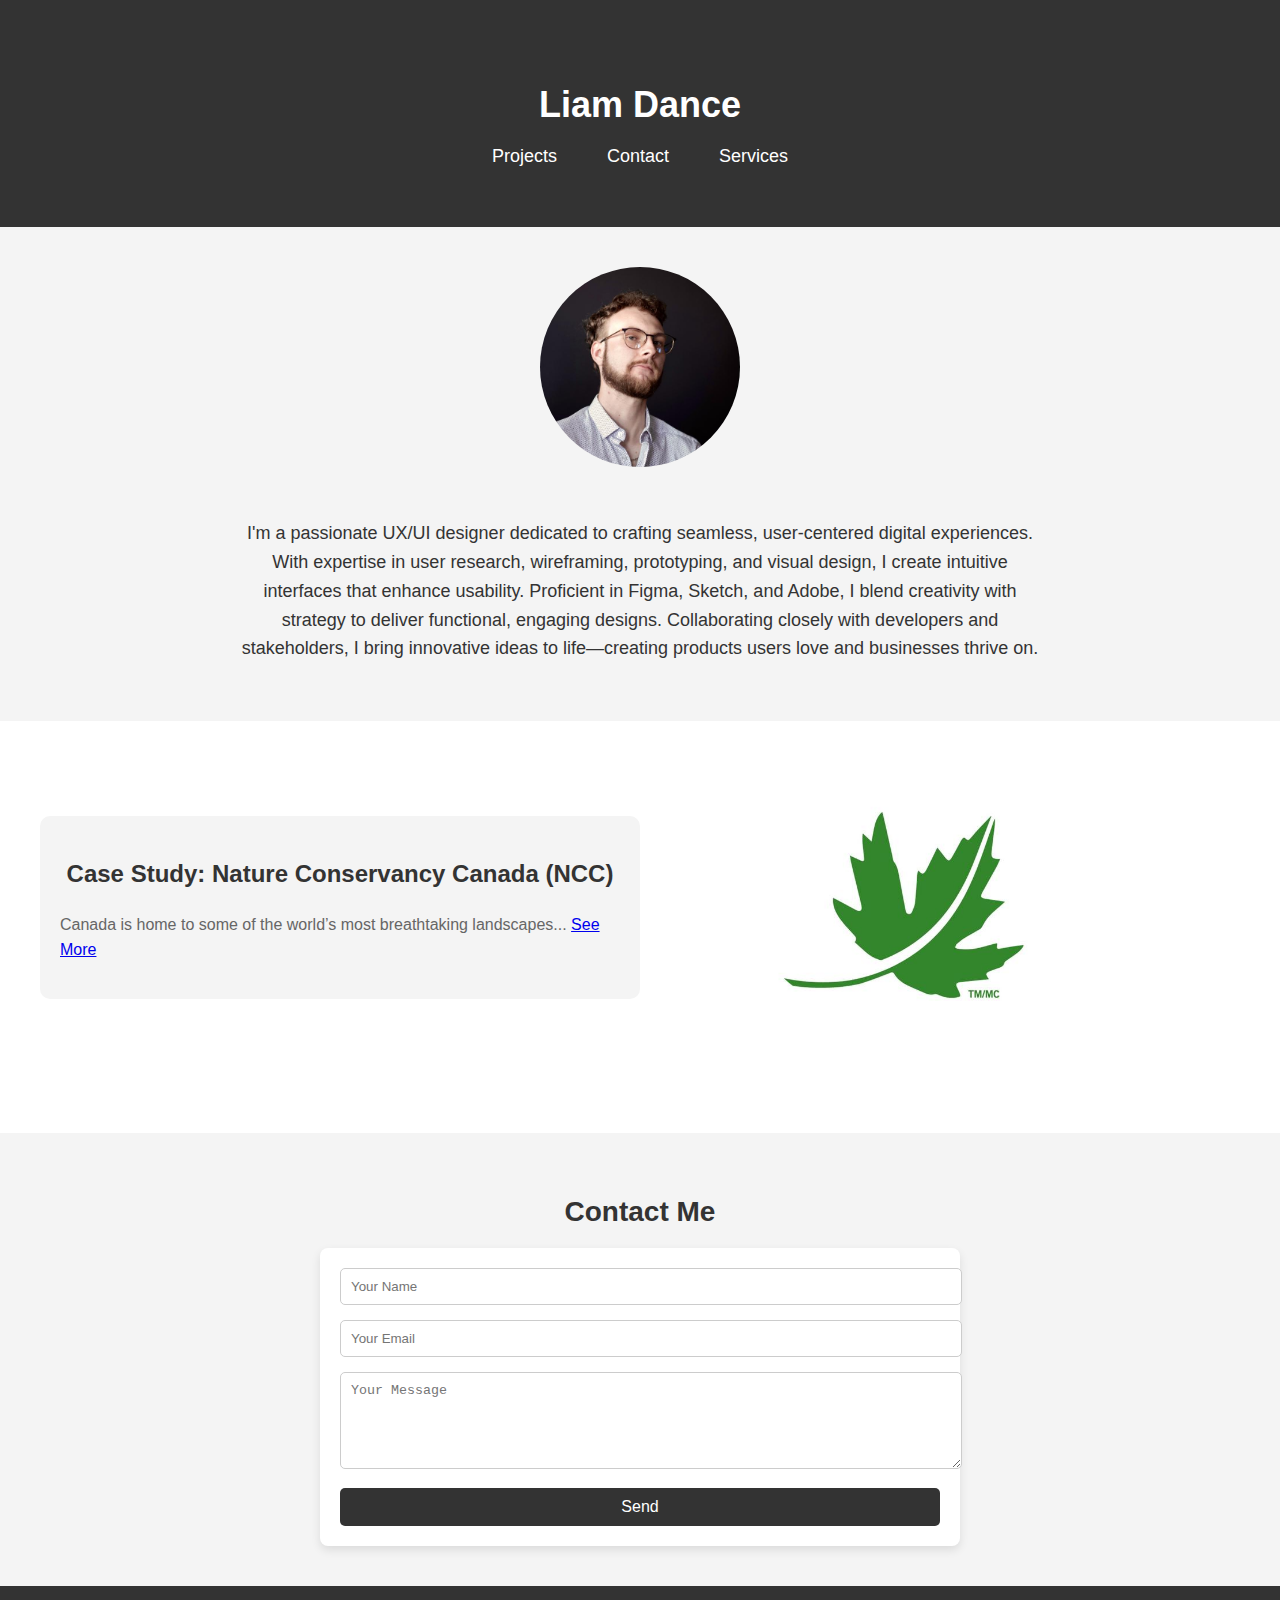
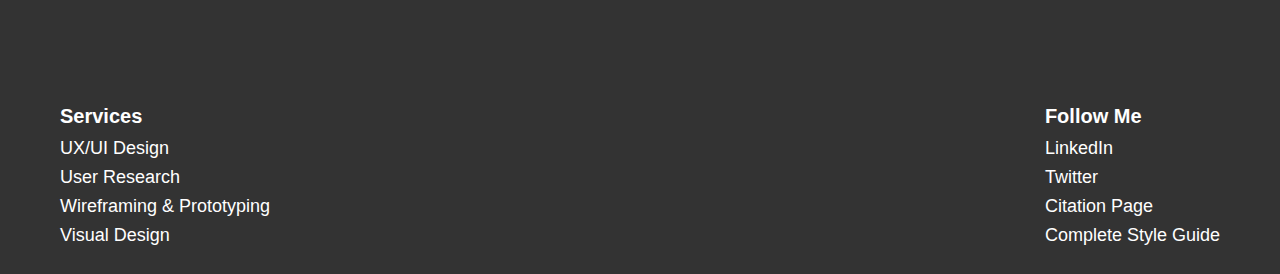
<file: index.html>
<!DOCTYPE html>
<html lang="en">
<head>
    <meta charset="UTF-8">
    <meta name="viewport" content="width=device-width, initial-scale=1.0">
    <title>Liam Dance - UX/UI Designer</title>
    <link rel="stylesheet" href="css.css/main.css">
</head>
<body>

<header>
    <h1>Liam Dance</h1>
    <nav>
        <a href="#projects">Projects</a>
        <a href="#contact">Contact</a>
        <a href="#services">Services</a>
    </nav>
</header>

<section class="bio-section">
    <img src="images.html/compressed_image.jpg" alt="Liam Dance">
    <div class="bio-text">
        <p>I'm a passionate UX/UI designer dedicated to crafting seamless, user-centered digital experiences. With expertise in user research, wireframing, prototyping, and visual design, I create intuitive interfaces that enhance usability. Proficient in Figma, Sketch, and Adobe, I blend creativity with strategy to deliver functional, engaging designs. Collaborating closely with developers and stakeholders, I bring innovative ideas to life—creating products users love and businesses thrive on.</p>
    </div>
</section>

<section class="projects-section" id="projects">
    <div class="project">
        <div class="project-content">
            <div class="project-card">
                <h3>Case Study: Nature Conservancy Canada (NCC)</h3>
                <p>Canada is home to some of the world’s most breathtaking landscapes... <a href="portfoliowebsitecasestudydesktoppage.html">See More</a></p>
            </div>
        </div>
        <div class="project-image">
            <img src="images.html/compressed_ncc_logo.jpg" alt="Nature Conservancy Canada Project" width="60%">
        </div>
    </div>
</section>

<section class="contact-section" id="contact">
    <h2>Contact Me</h2>
    <form class="contact-form" action="submit_form.php" method="POST">
        <input type="text" name="name" placeholder="Your Name" required>
        <input type="email" name="email" placeholder="Your Email" required>
        <textarea name="message" rows="5" placeholder="Your Message" required></textarea>
        <button type="submit">Send</button>
    </form>
</section>

<footer>
    <h3>Services and Social Media</h3>
    <div class="footer-container">
        <div class="footer-section">
            <h4>Services</h4>
            <a href="#services">UX/UI Design</a>
            <a href="#services">User Research</a>
            <a href="#services">Wireframing & Prototyping</a>
            <a href="#services">Visual Design</a>
        </div>
        <div class="footer-section">
            <h4>Follow Me</h4>
            <a href="https://www.linkedin.com/in/your-profile" target="_blank">LinkedIn</a>
            <a href="https://twitter.com/your-profile" target="_blank">Twitter</a>
            <a href="citepage.html" target="_blank">Citation Page</a>
            <a href="completestyleguide.html" target="_blank">Complete Style Guide</a>
        </div>
    </div>
</footer>

</body>
</html>
</file>
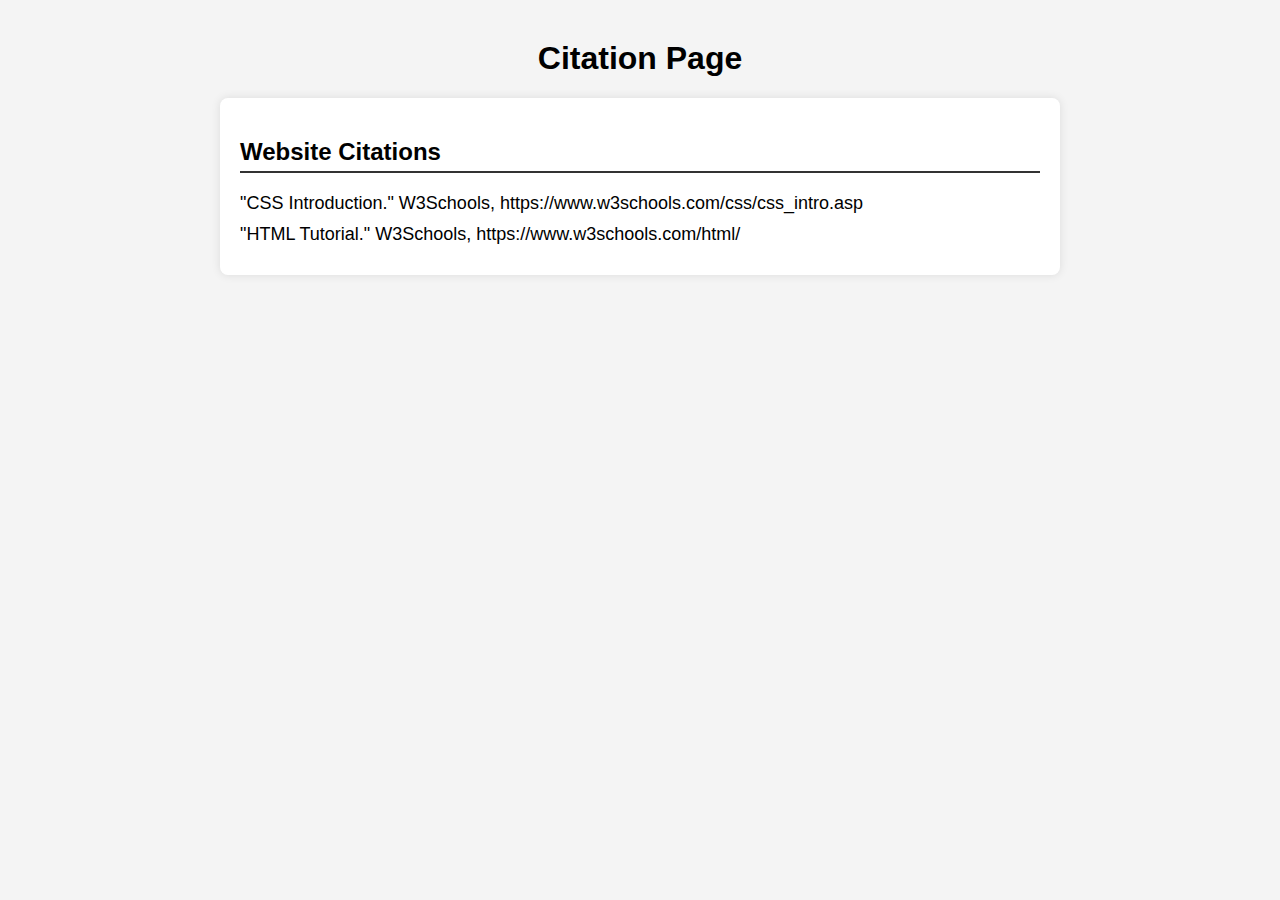
<file: citepage.html>
<!DOCTYPE html>
<html lang="en">
<head>
    <meta charset="UTF-8">
    <meta name="viewport" content="width=device-width, initial-scale=1.0">
    <title>Citation Page</title>
    <style>
        body {
            font-family: Arial, sans-serif;
            margin: 40px;
            padding: 0;
            background-color: #f4f4f4;
        }
        h1 {
            text-align: center;
        }
        .citation-section {
            background: white;
            padding: 20px;
            margin: 20px auto;
            border-radius: 8px;
            box-shadow: 0 0 10px rgba(0, 0, 0, 0.1);
            max-width: 800px;
        }
        .citation-section h2 {
            border-bottom: 2px solid #333;
            padding-bottom: 5px;
        }
        .citation {
            margin: 10px 0;
            font-size: 18px;
        }
    </style>
</head>
<body>
    <h1>Citation Page</h1>
    
    <div class="citation-section">
        <h2>Website Citations</h2>
        <p class="citation">"CSS Introduction." W3Schools, https://www.w3schools.com/css/css_intro.asp</p>
        <p class="citation">"HTML Tutorial." W3Schools, https://www.w3schools.com/html/</p>
    </div>
</body>
</html>
</file>
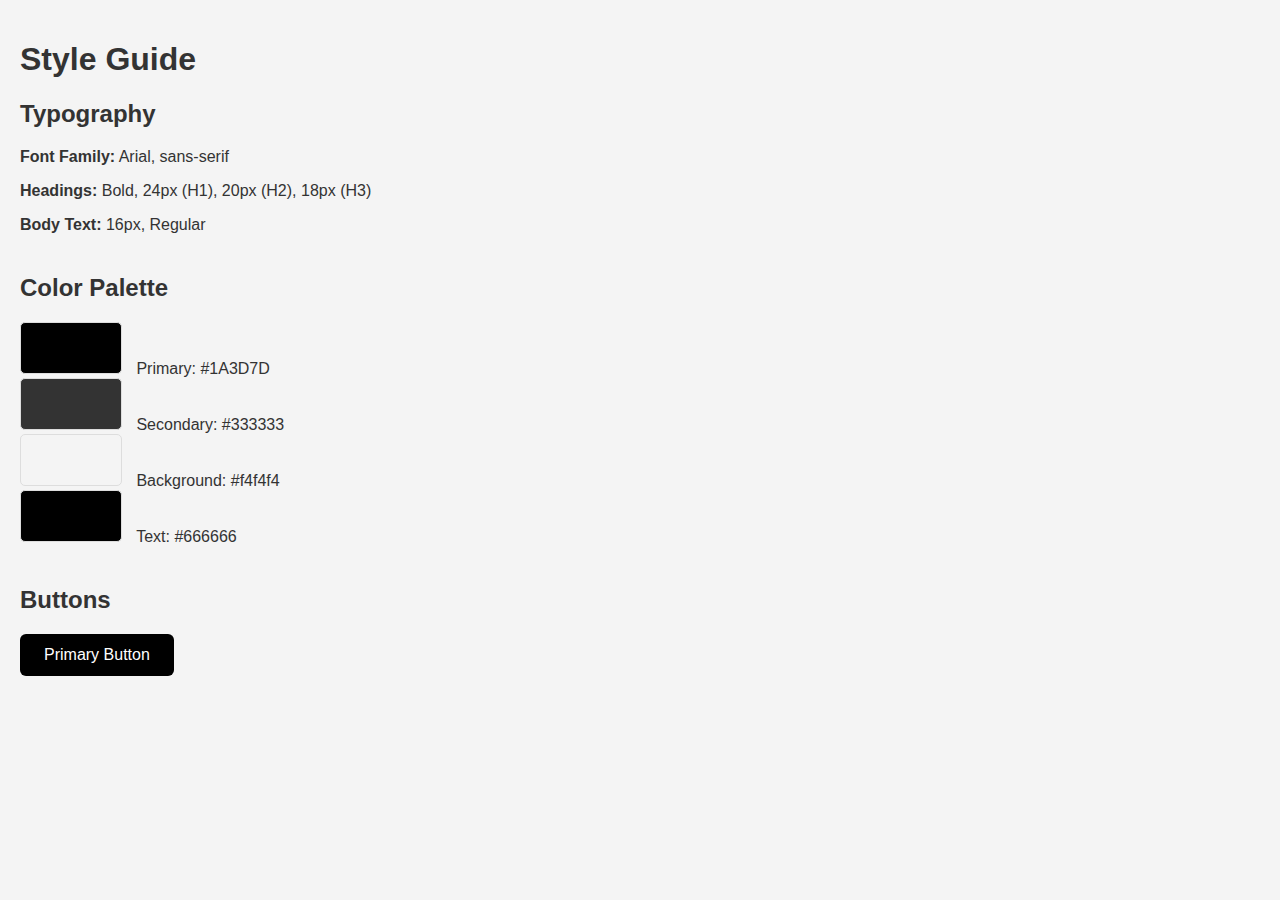
<file: completestyleguide.html>
<!DOCTYPE html>
<html lang="en">
<head>
    <meta charset="UTF-8">
    <meta name="viewport" content="width=device-width, initial-scale=1.0">
    <title>Style Guide</title>
    <style>
        body {
            font-family: Arial, sans-serif;
            margin: 0;
            padding: 20px;
            background-color: #f4f4f4;
            color: #333;
        }
        h1, h2, h3 {
            color: #333;
        }
        .section {
            margin-bottom: 40px;
        }
        .color-box {
            display: inline-block;
            width: 100px;
            height: 50px;
            margin-right: 10px;
            border-radius: 5px;
            border: 1px solid #ddd;
        }
        .primary-color { background-color: #000000; }
        .secondary-color { background-color: #333333; }
        .background-color { background-color: #f4f4f4; }
        .text-color { background-color: #000000; }
        .button {
            display: inline-block;
            padding: 12px 24px;
            background-color: #000000;
            color: white;
            text-decoration: none;
            border-radius: 6px;
            font-size: 16px;
            border: none;
            cursor: pointer;
        }
        .button:hover {
            background-color: #333333;
        }
    </style>
</head>
<body>
    <h1>Style Guide</h1>
    
    <div class="section">
        <h2>Typography</h2>
        <p><strong>Font Family:</strong> Arial, sans-serif</p>
        <p><strong>Headings:</strong> Bold, 24px (H1), 20px (H2), 18px (H3)</p>
        <p><strong>Body Text:</strong> 16px, Regular</p>
    </div>
    
    <div class="section">
        <h2>Color Palette</h2>
        <div class="color-box primary-color"></div> Primary: #1A3D7D<br>
        <div class="color-box secondary-color"></div> Secondary: #333333<br>
        <div class="color-box background-color"></div> Background: #f4f4f4<br>
        <div class="color-box text-color"></div> Text: #666666
    </div>
    
    <div class="section">
        <h2>Buttons</h2>
        <button class="button">Primary Button</button>
    </div>
</body>
</html>
</file>
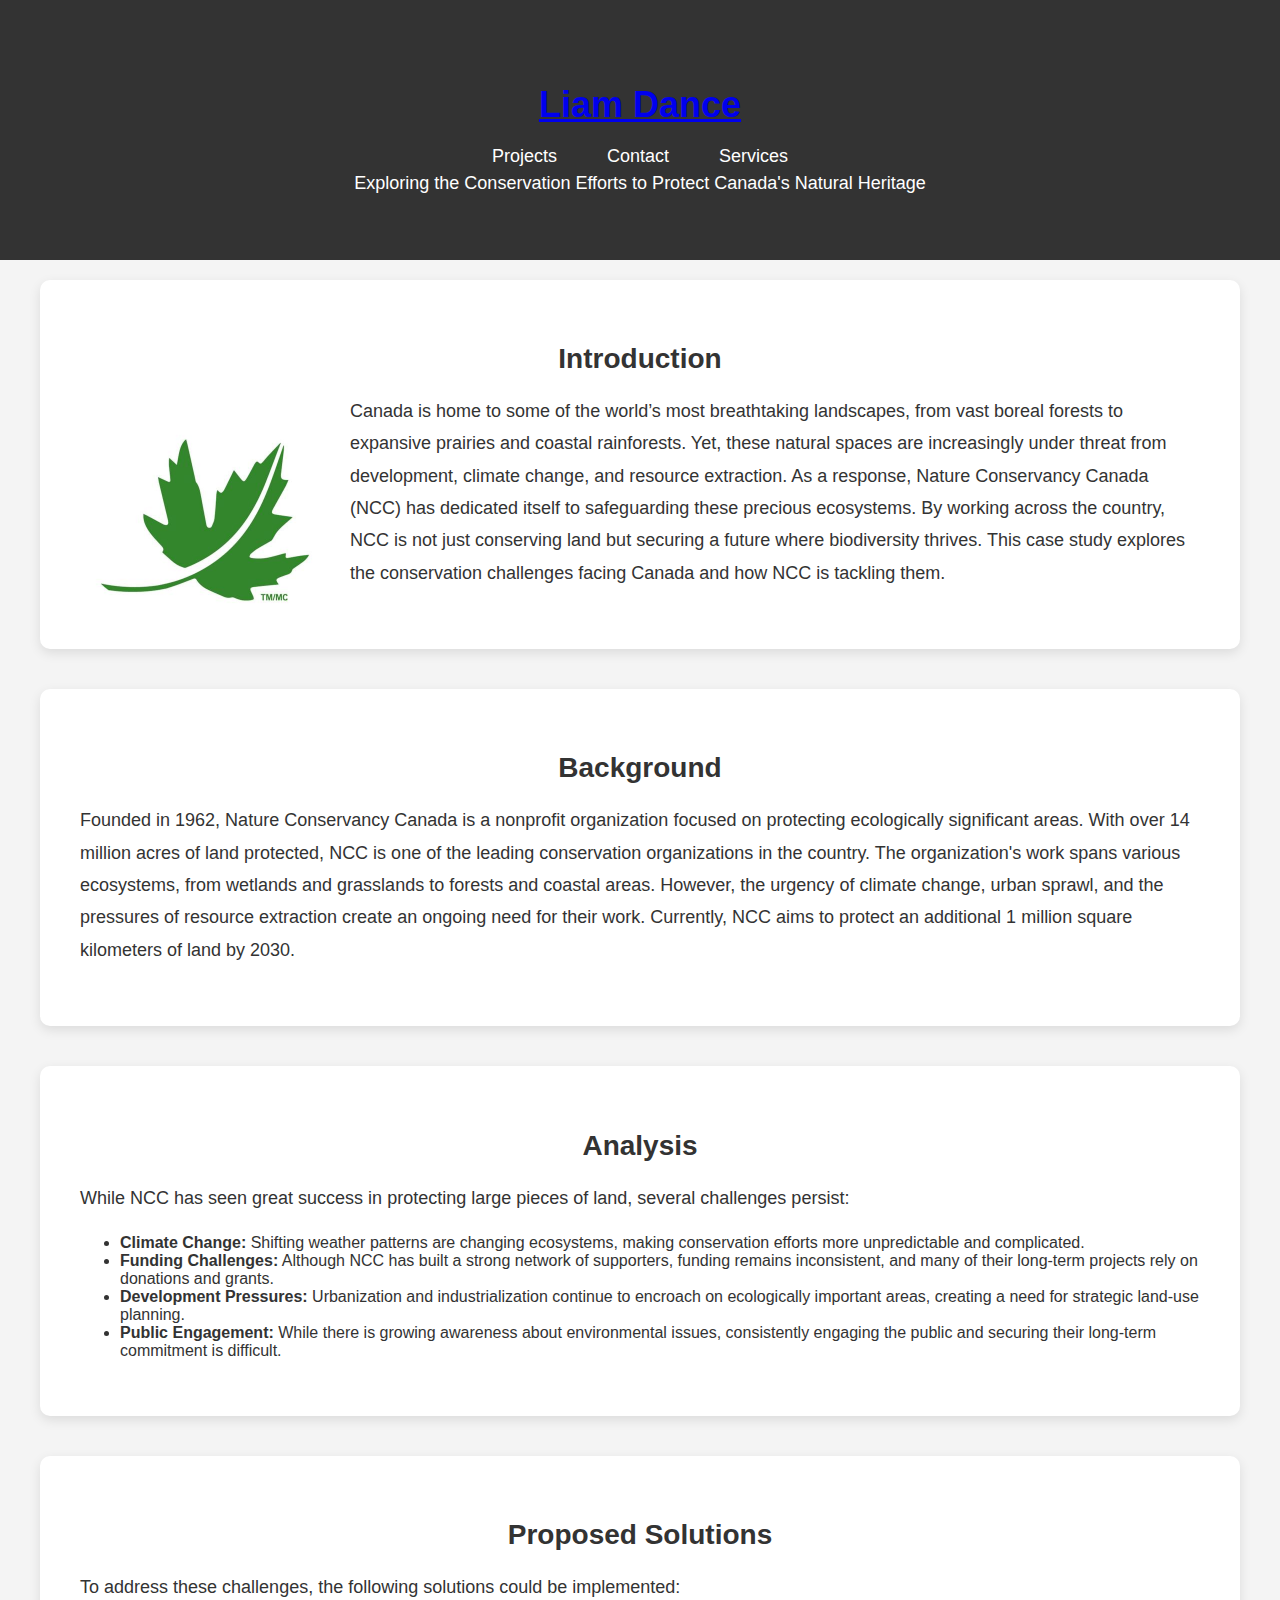
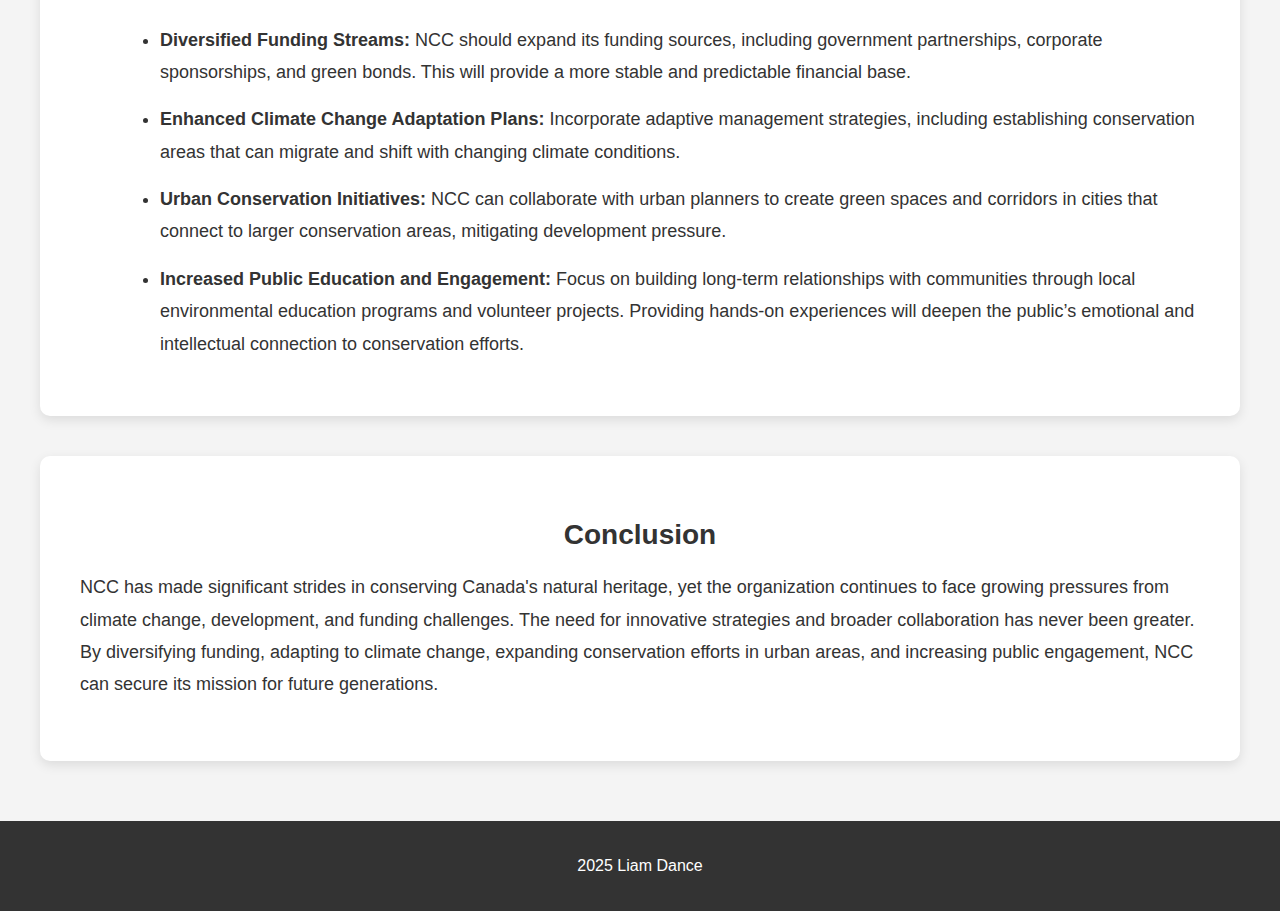
<file: portfoliowebsitecasestudydesktoppage.html>
<!DOCTYPE html>
<html lang="en">
<head>
    <meta charset="UTF-8">
    <meta name="viewport" content="width=device-width, initial-scale=1.0">
    <title>Case Study: Nature Conservancy Canada (NCC)</title>
    <link rel="stylesheet" href="css.css/main.css">
</head>
<body>

    <header>
        <a href="index.html"><h1>Liam Dance</h1></a>
        <nav>
            <a href="#projects">Projects</a>
            <a href="#contact">Contact</a>
            <a href="#services">Services</a>
        </nav>
        <p>Exploring the Conservation Efforts to Protect Canada's Natural Heritage</p>
    </header>

    <div class="container">
        <div class="section intro">
            <h2>Introduction</h2>
            <img src="images.html/compressed_ncc_logo.jpg" alt="Nature Conservancy Canada Landscape">
            <p>Canada is home to some of the world’s most breathtaking landscapes, from vast boreal forests to expansive prairies and coastal rainforests. Yet, these natural spaces are increasingly under threat from development, climate change, and resource extraction. As a response, Nature Conservancy Canada (NCC) has dedicated itself to safeguarding these precious ecosystems. By working across the country, NCC is not just conserving land but securing a future where biodiversity thrives. This case study explores the conservation challenges facing Canada and how NCC is tackling them.</p>
        </div>

        <div class="section background">
            <h2>Background</h2>
            <p>Founded in 1962, Nature Conservancy Canada is a nonprofit organization focused on protecting ecologically significant areas. With over 14 million acres of land protected, NCC is one of the leading conservation organizations in the country. The organization's work spans various ecosystems, from wetlands and grasslands to forests and coastal areas. However, the urgency of climate change, urban sprawl, and the pressures of resource extraction create an ongoing need for their work. Currently, NCC aims to protect an additional 1 million square kilometers of land by 2030.</p>
        </div>

        <div class="section analysis">
            <h2>Analysis</h2>
            <p>While NCC has seen great success in protecting large pieces of land, several challenges persist:</p>
            <ul>
                <li><strong>Climate Change:</strong> Shifting weather patterns are changing ecosystems, making conservation efforts more unpredictable and complicated.</li>
                <li><strong>Funding Challenges:</strong> Although NCC has built a strong network of supporters, funding remains inconsistent, and many of their long-term projects rely on donations and grants.</li>
                <li><strong>Development Pressures:</strong> Urbanization and industrialization continue to encroach on ecologically important areas, creating a need for strategic land-use planning.</li>
                <li><strong>Public Engagement:</strong> While there is growing awareness about environmental issues, consistently engaging the public and securing their long-term commitment is difficult.</li>
            </ul>
        </div>

        <div class="section solutions">
            <h2>Proposed Solutions</h2>
            <p>To address these challenges, the following solutions could be implemented:</p>
            <ul>
                <li><strong>Diversified Funding Streams:</strong> NCC should expand its funding sources, including government partnerships, corporate sponsorships, and green bonds. This will provide a more stable and predictable financial base.</li>
                <li><strong>Enhanced Climate Change Adaptation Plans:</strong> Incorporate adaptive management strategies, including establishing conservation areas that can migrate and shift with changing climate conditions.</li>
                <li><strong>Urban Conservation Initiatives:</strong> NCC can collaborate with urban planners to create green spaces and corridors in cities that connect to larger conservation areas, mitigating development pressure.</li>
                <li><strong>Increased Public Education and Engagement:</strong> Focus on building long-term relationships with communities through local environmental education programs and volunteer projects. Providing hands-on experiences will deepen the public’s emotional and intellectual connection to conservation efforts.</li>
            </ul>
        </div>

        <div class="section conclusion">
            <h2>Conclusion</h2>
            <p>NCC has made significant strides in conserving Canada's natural heritage, yet the organization continues to face growing pressures from climate change, development, and funding challenges. The need for innovative strategies and broader collaboration has never been greater. By diversifying funding, adapting to climate change, expanding conservation efforts in urban areas, and increasing public engagement, NCC can secure its mission for future generations.</p>
        </div>

    </div>

    <footer>
        <p>2025 Liam Dance</p>
    </footer>

</body>
</html>
</file>
<file: css.css/main.css>
body {
            font-family: Arial, sans-serif;
            margin: 0;
            padding: 0;
        }
        header {
            background-color: #333;
            padding: 10px;
            text-align: center;
            color: white;
        }
        header nav {
            display: flex;
            justify-content: center;
            gap: 20px;
        }
        header nav a {
            color: white;
            text-decoration: none;
            font-size: 18px;
        }
        header nav a:hover {
            text-decoration: underline;
        }
        .bio-section {
            padding: 40px;
            text-align: center;
            background-color: #f4f4f4;
        }
        .bio-section img {
            border-radius: 70%;
            width: 200px;
            height: 200px;
            object-fit: cover;
            margin-bottom: 30px;
        }
        .bio-text {
            max-width: 800px;
            margin: 0 auto;
            font-size: 18px;
            line-height: 1.6;
        }
        .projects-section {
            padding: 40px;
            background-color: #fff;
        }
        .project {
            display: flex;
            justify-content: space-between;
            align-items: center;
            margin-bottom: 40px;
        }
        .project-content {
            max-width: 50%;
            text-align: left;
        }
        .project-image {
            max-width: 40%;
            margin-left: 20px;
        }
        .project-card {
            background-color: #f4f4f4;
            padding: 20px;
            border-radius: 10px;
        }
        .project-card h3 {
            font-size: 24px;
            color: #333;
        }
        .project-card p {
            font-size: 16px;
            color: #666;
            line-height: 1.6;
        }
        .project:nth-child(even) {
            flex-direction: row-reverse;
        }

        .contact-section {
            padding: 40px;
            background-color: #f4f4f4;
            text-align: center;
        }
        .contact-section h2 {
            font-size: 28px;
            margin-bottom: 20px;
        }
        .contact-form {
            max-width: 600px;
            margin: 0 auto;
            background-color: white;
            padding: 20px;
            border-radius: 8px;
            box-shadow: 0 4px 10px rgba(0, 0, 0, 0.1);
        }
        .contact-form input,
        .contact-form textarea {
            width: 100%;
            padding: 10px;
            margin-bottom: 15px;
            border-radius: 5px;
            border: 1px solid #ccc;
        }
        .contact-form button {
            width: 100%;
            padding: 10px;
            background-color: #333;
            color: white;
            border: none;
            border-radius: 5px;
            font-size: 16px;
            cursor: pointer;
        }
        .contact-form button:hover {
            background-color: #555;
        }

        footer {
            background-color: #333;
            color: white;
            padding: 20px 0;
            text-align: center;
        }
        footer h3 {
            margin-bottom: 20px;
            font-size: 24px;
        }
        footer .footer-container {
            display: flex;
            justify-content: space-between;
            align-items: flex-start;
            max-width: 1200px;
            margin: 0 auto;
            padding: 0 20px;
        }
        footer .footer-section {
            padding: 0 20px;
            text-align: left;
        }
        footer .footer-section h4 {
            font-size: 20px;
            margin-bottom: 10px;
        }
        footer .footer-section a {
            display: block;
            color: white;
            text-decoration: none;
            font-size: 18px;
            margin-bottom: 8px;
        }
        footer .footer-section a:hover {
            text-decoration: underline;
        }
        @media screen and (max-width: 768px) {
            header nav {
                flex-direction: column;
                gap: 10px;
            }
            .project {
                flex-direction: column;
                align-items: center;
            }
            .project-content, .project-image {
                max-width: 100%;
                text-align: center;
                margin: 0;
            }
            .project:nth-child(even) {
                flex-direction: column;
            }
            .footer-container {
                flex-direction: column;
                align-items: center;
                text-align: center;
            }
            footer .footer-section {
                text-align: center;
                padding: 10px;
            }
            footer .footer-section h4 {
                font-size: 18px;
            }
            footer .footer-section a {
                font-size: 16px;
            }
        }

        @media screen and (max-width: 480px) {
            header h1 {
                font-size: 22px;
            }
            header nav a {
                font-size: 16px;
            }
            .bio-section {
                padding: 20px;
            }
            .bio-text {
                font-size: 16px;
            }
            .project-card h3 {
                font-size: 20px;
            }
            .project-card p {
                font-size: 14px;
            }
            .contact-form {
                padding: 15px;
            }
            .contact-form input,
            .contact-form textarea {
                padding: 8px;
            }
            .contact-form button {
                font-size: 14px;
            }
            footer h3 {
                font-size: 20px;
            }
            footer .footer-section h4 {
                font-size: 16px;
            }
            footer .footer-section a {
                font-size: 14px;
            }
        }



        /* ------------ portfolio website project css  --------- */

        body {
            font-family: 'Arial', sans-serif;
            margin: 0;
            padding: 0;
            background-color: #f4f4f4;
            color: #333;
        }

        h2, h3 {
            color: #333;
            text-align: center;
        }

        .container {
            max-width: 1200px;
            margin: 0 auto;
            padding: 20px;
        }

        .section {
            margin-bottom: 60px;
        }

        .section img {
            width: 250px; 
            height: auto;
            float: left; 
            margin-right: 20px; 
            margin-bottom: 20px; 
            border-radius: 8px;
        }

        header {
            background-color: #333;
            color: white;
            padding: 60px 20px;
            text-align: center;
        }

        header h1 {
            font-size: 36px;
            margin-bottom: 20px;
        }

        header p {
            font-size: 18px;
            max-width: 800px;
            margin: 0 auto;
            line-height: 1.8;
        }

        nav {
            margin-top: 20px;
        }

        nav a {
            color: white;
            text-decoration: none;
            font-size: 18px;
            margin: 0 15px;
        }

        nav a:hover {
            text-decoration: underline;
        }

        .intro, .background, .analysis, .solutions, .conclusion {
            padding: 40px;
            background-color: #fff;
            border-radius: 10px;
            box-shadow: 0 4px 12px rgba(0, 0, 0, 0.1);
            margin-bottom: 40px;
        }

        .intro h2, .background h2, .analysis h2, .solutions h2, .conclusion h2 {
            font-size: 28px;
            margin-bottom: 20px;
        }

        .intro p, .background p, .analysis p, .solutions p, .conclusion p {
            font-size: 18px;
            line-height: 1.8;
            margin-bottom: 20px;
        }

        .solutions ul {
            list-style-type: disc;
            margin-left: 40px;
        }

        .solutions li {
            font-size: 18px;
            line-height: 1.8;
            margin-bottom: 15px;
        }

        footer {
            background-color: #333;
            color: white;
            padding: 20px 0;
            text-align: center;
        }

        footer p {
            font-size: 16px;
        }

    
        @media (max-width: 768px) {
            header {
                padding: 40px 20px;
            }

            header h1 {
                font-size: 28px;
            }

            header p {
                font-size: 16px;
            }

            .intro h2, .background h2, .analysis h2, .solutions h2, .conclusion h2 {
                font-size: 24px;
            }

            .intro p, .background p, .analysis p, .solutions p, .conclusion p {
                font-size: 16px;
                line-height: 1.6;
            }

            .solutions ul {
                margin-left: 20px;
            }

            footer p {
                font-size: 14px;
            }

            .section img {
                width: 100%;
                margin-right: 0;
                margin-bottom: 20px;
                float: none;
                display: block;
                margin-left: auto;
                margin-right: auto;
            }
        }

        @media (max-width: 480px) {
            header h1 {
                font-size: 24px;
            }

            header p {
                font-size: 14px;
            }

            .intro h2, .background h2, .analysis h2, .solutions h2, .conclusion h2 {
                font-size: 20px;
            }

            .intro p, .background p, .analysis p, .solutions p, .conclusion p {
                font-size: 14px;
                line-height: 1.4;
            }

            .solutions ul {
                margin-left: 10px;
            }

            footer p {
                font-size: 12px;
            }

            .section img {
                width: 100%;
                height: auto;
                margin-right: 0;
                margin-bottom: 15px;
                float: none;
                display: block;
                margin-left: auto;
                margin-right: auto;
            }
        }
</file>
